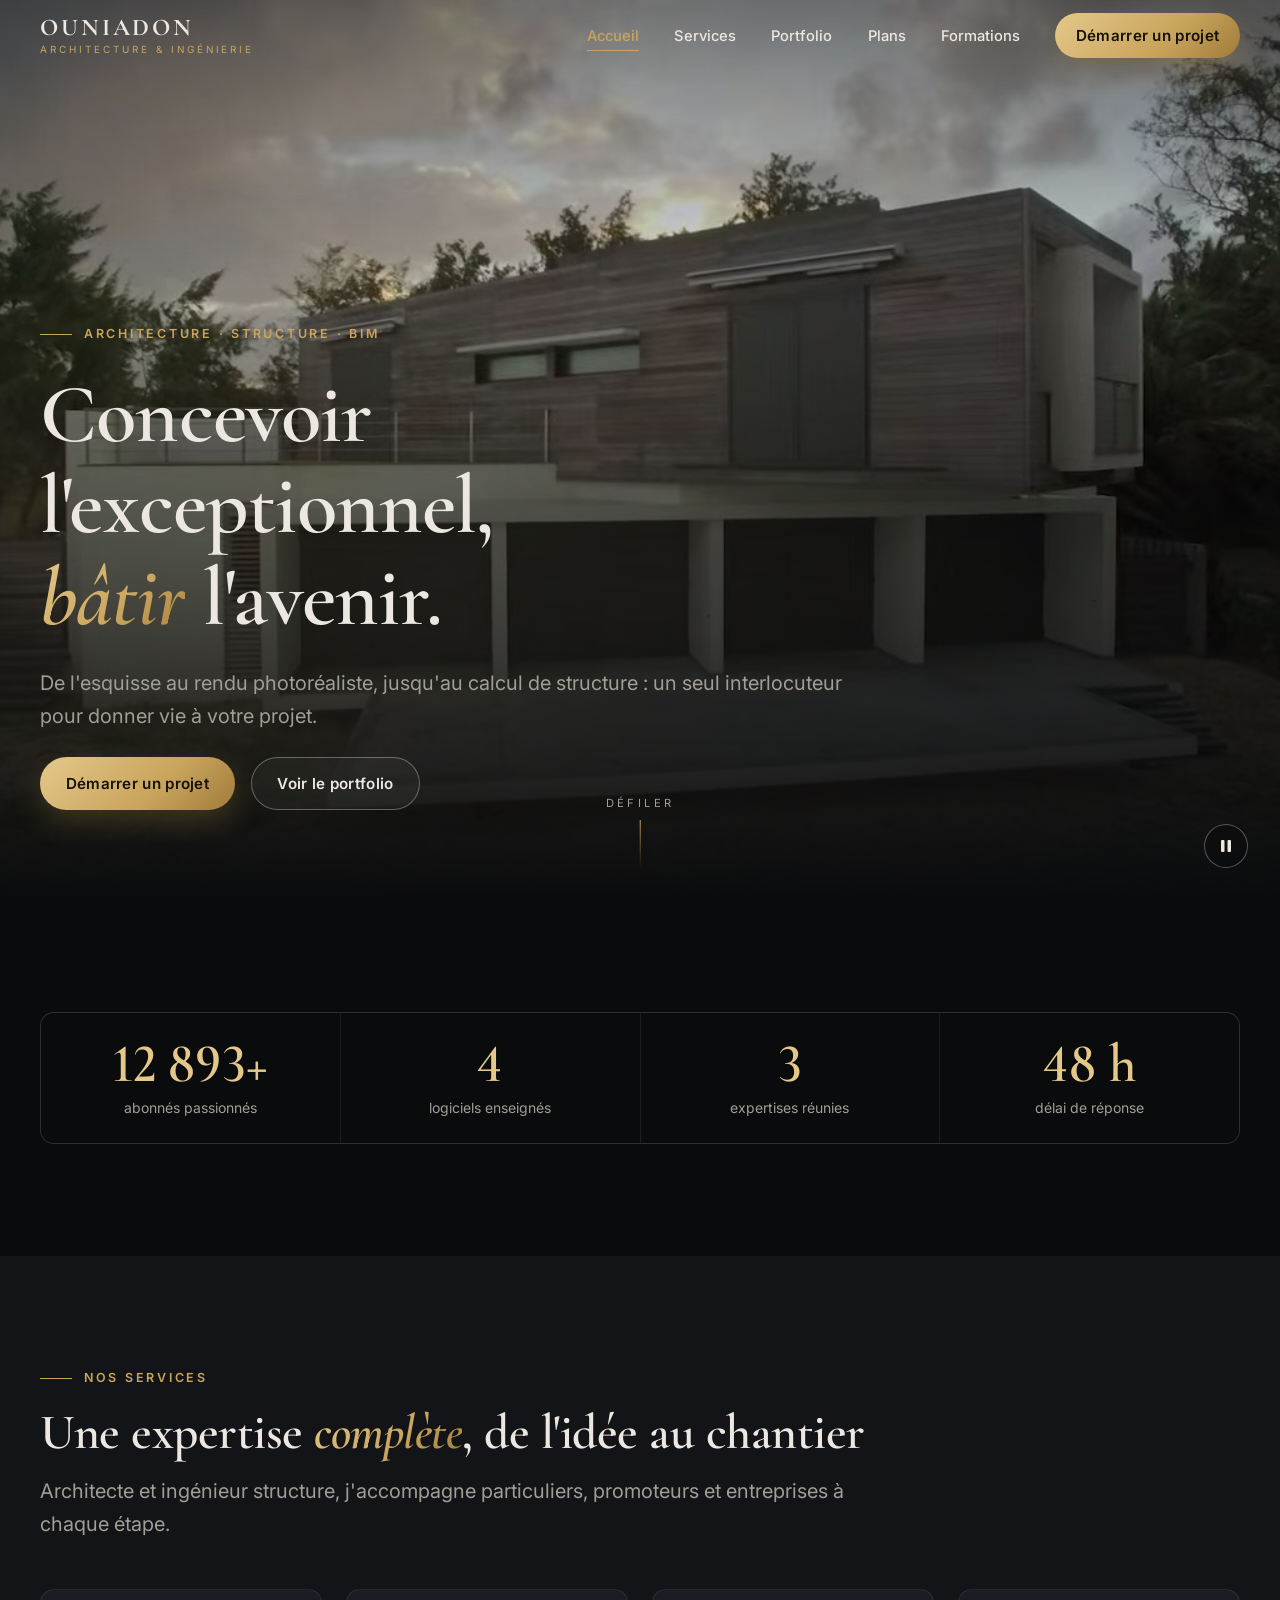
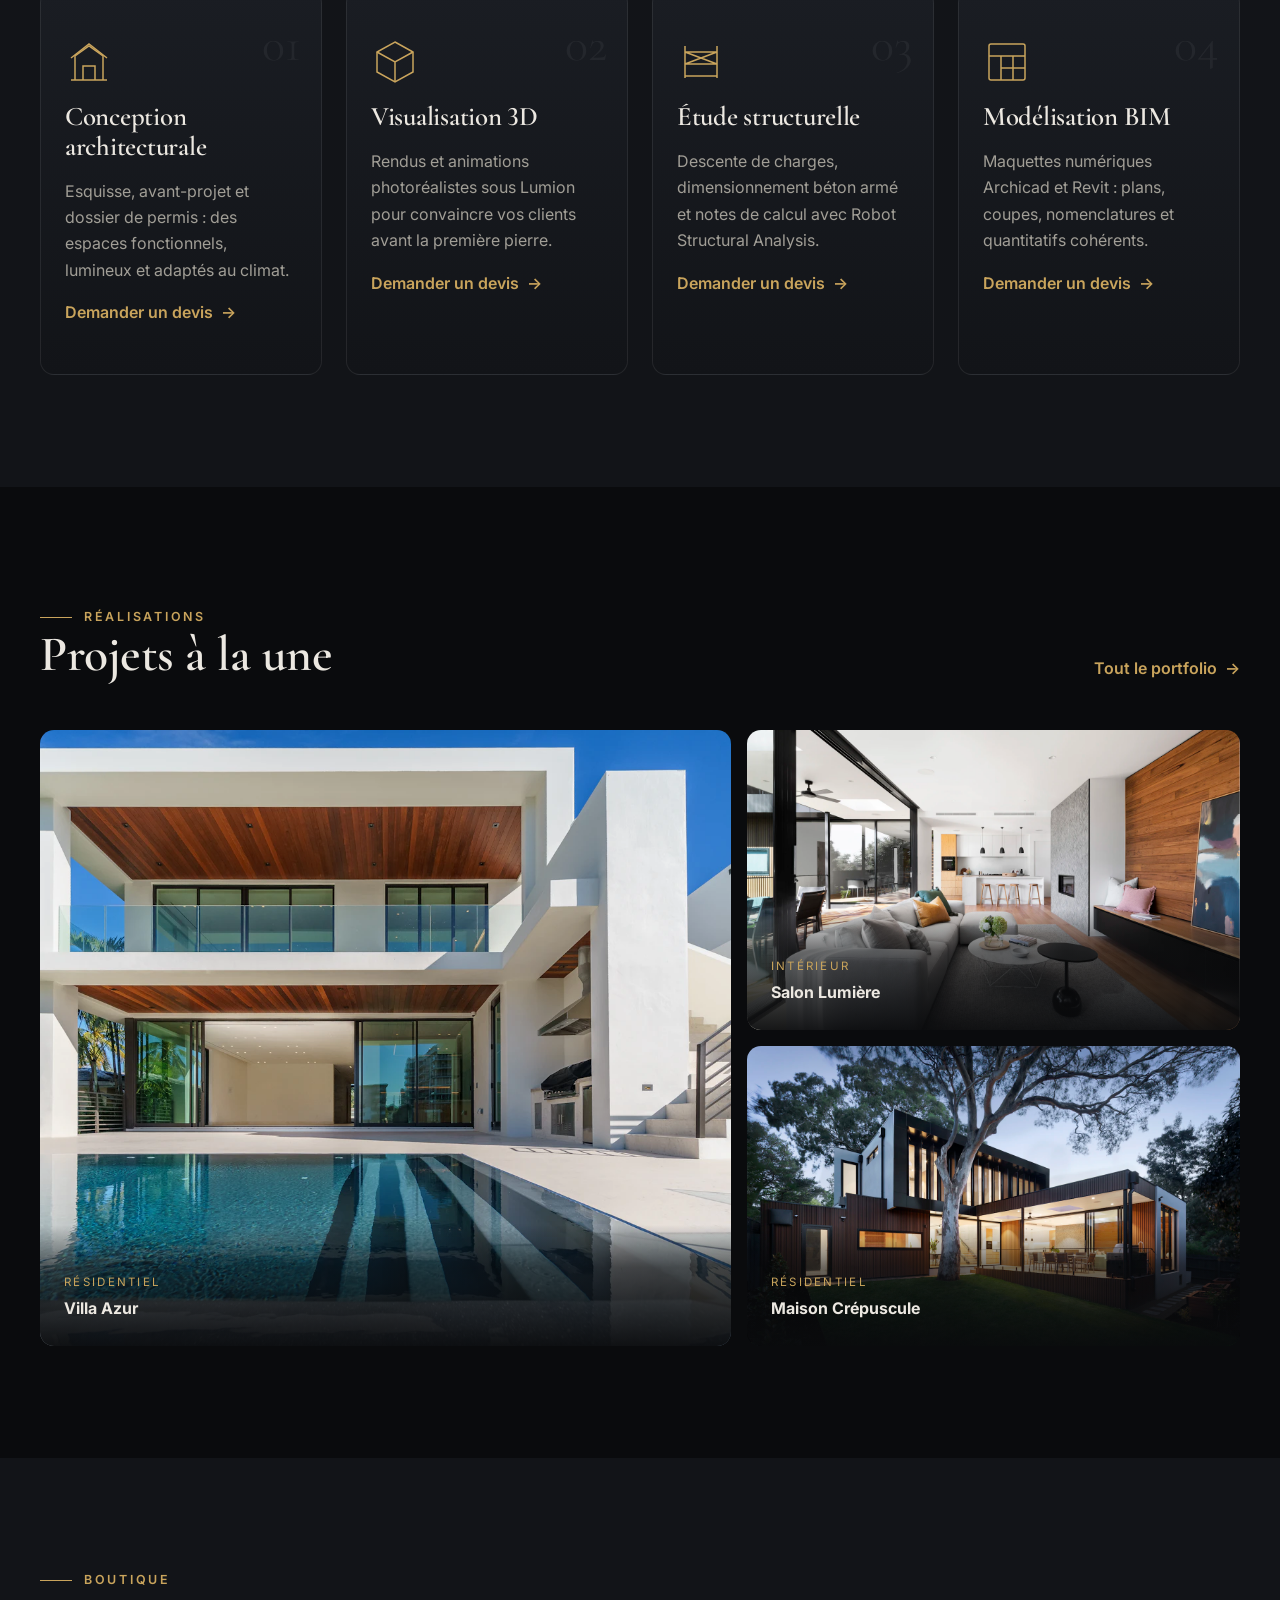
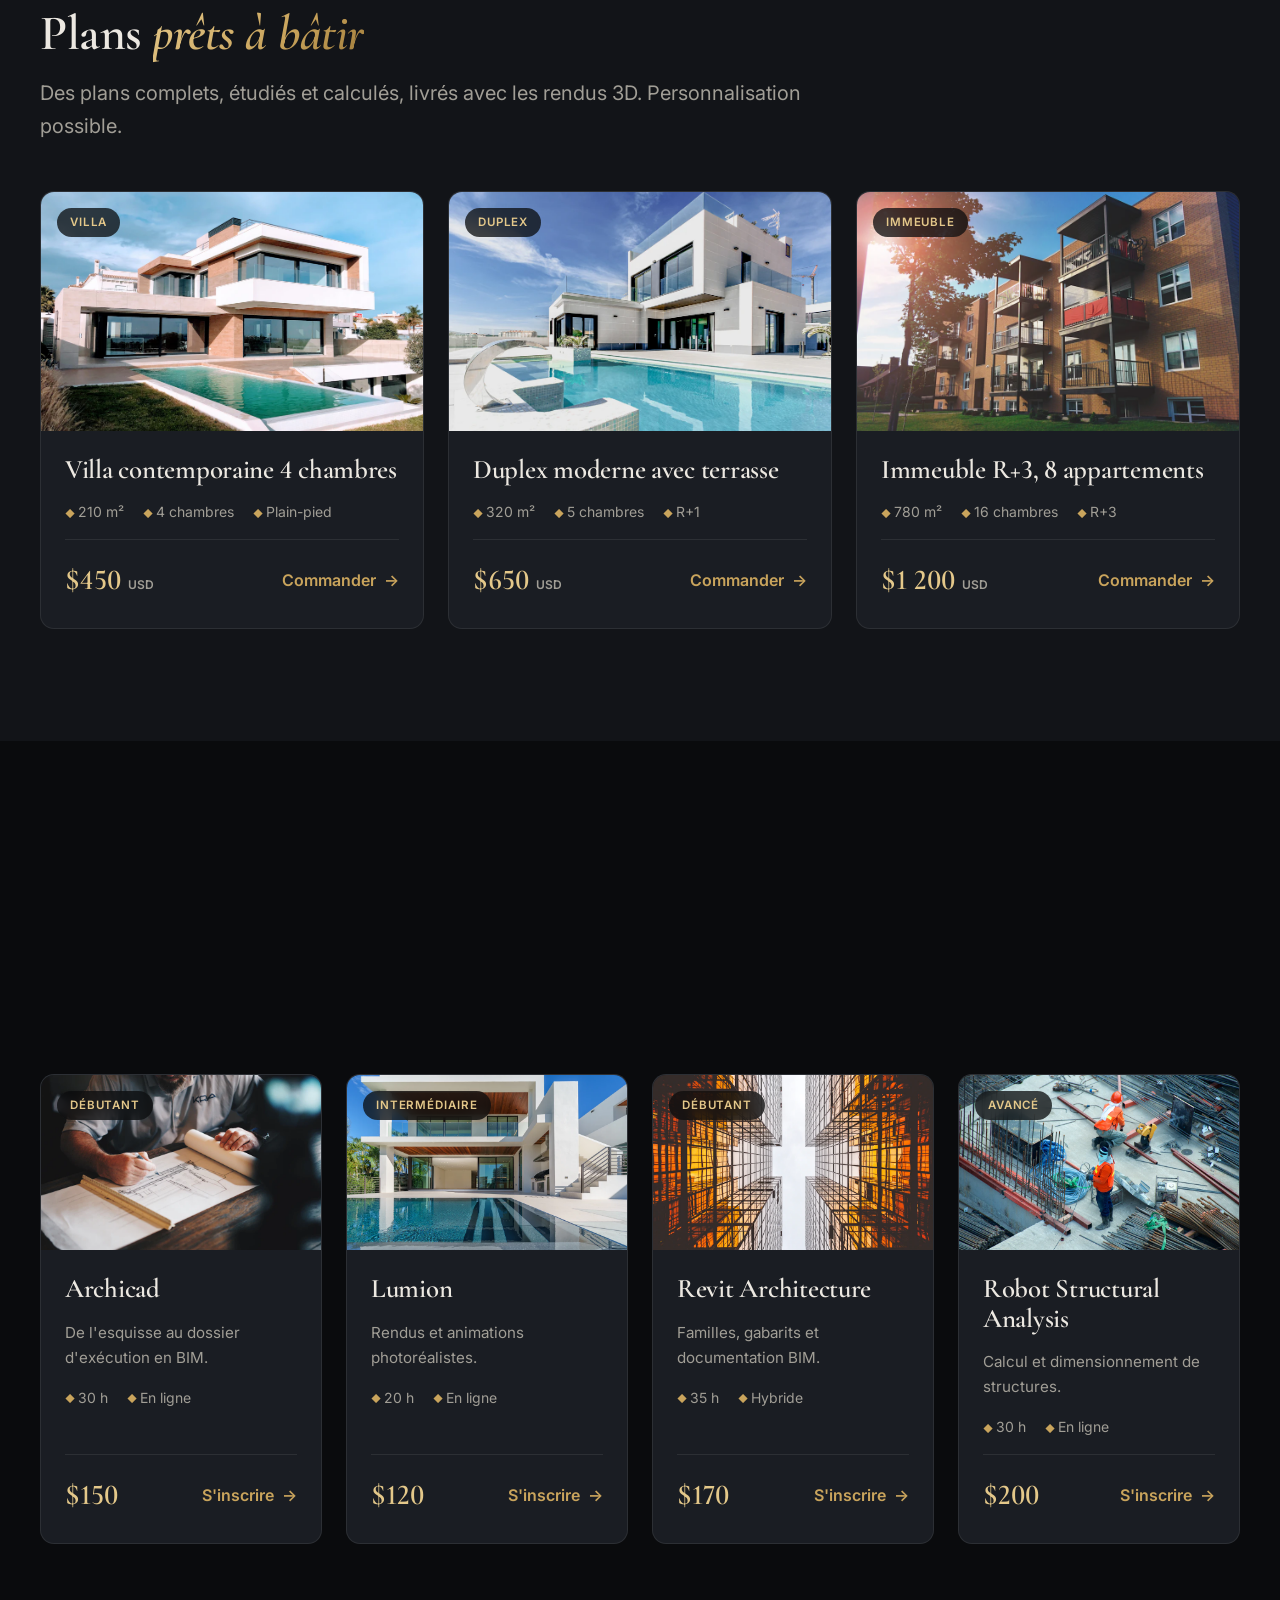
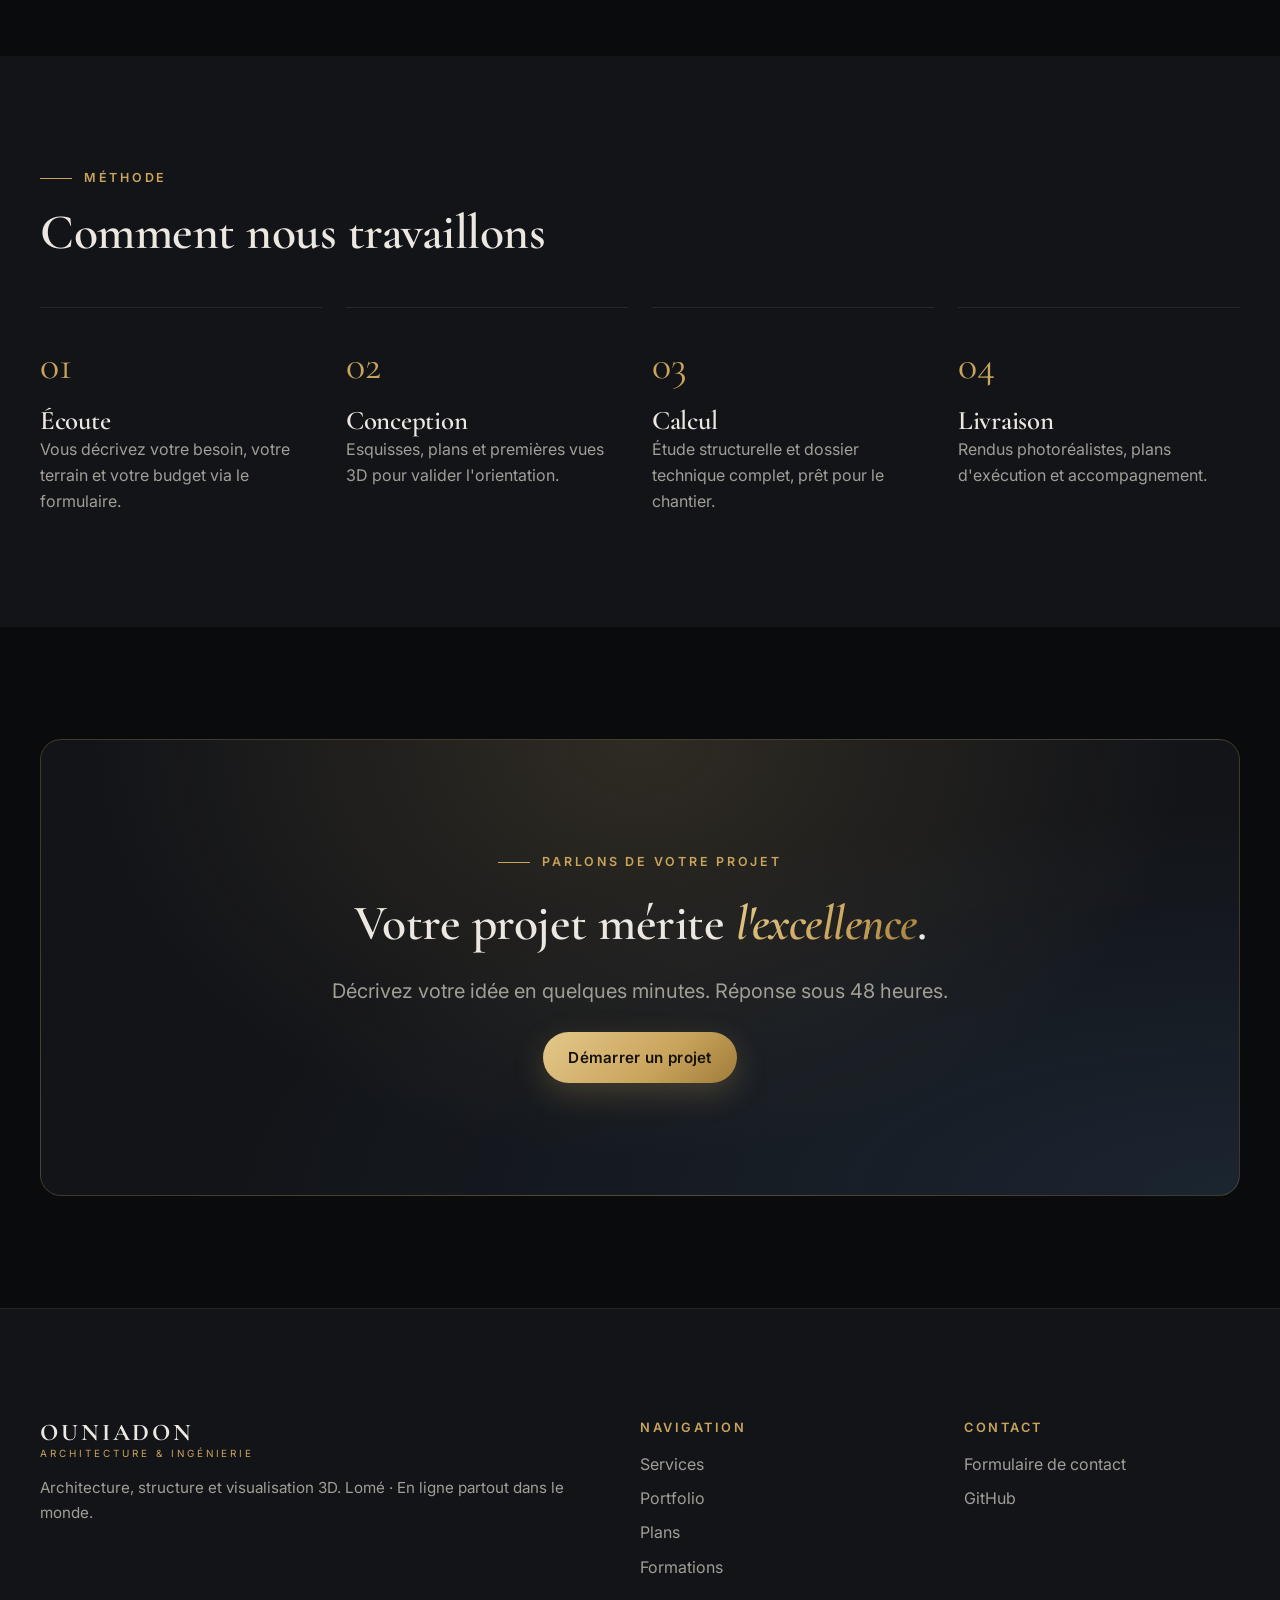
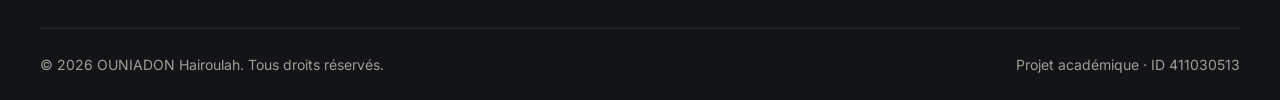
<file: index.html>
<!DOCTYPE html>
<!--
    Projet  : Architecture & Engineering Services
    Auteur  : OUNIADON HAIROULAH (ID: 411030513)
    Fichier : index.html
    Rôle    : Page d'accueil — hero vidéo, services, projets, plans,
              formations, méthode et appel à l'action.
-->
<html lang="fr" class="no-js">
<head>
    <meta charset="UTF-8">
    <meta name="viewport" content="width=device-width, initial-scale=1.0">
    <meta name="description" content="Conception architecturale, rendus 3D photoréalistes, études structurelles, plans prêts à bâtir et formations Archicad, Lumion, Revit et Robot.">
    <meta name="author" content="OUNIADON Hairoulah">
    <meta name="theme-color" content="#0a0b0d">
    <title>OUNIADON · Architecture &amp; Ingénierie</title>

    <!-- Polices Google : Cormorant Garamond (titres) + Inter (texte) -->
    <link rel="preconnect" href="https://fonts.googleapis.com">
    <link rel="preconnect" href="https://fonts.gstatic.com" crossorigin>
    <link rel="stylesheet" href="https://fonts.googleapis.com/css2?family=Cormorant+Garamond:ital,wght@0,500;0,600;0,700;1,500;1,600&family=Inter:wght@400;500;600&display=swap">

    <!-- Préchargement de l'image affichée avant la vidéo -->
    <link rel="preload" as="image" href="assets/videos/hero-poster.webp">

    <link rel="stylesheet" href="assets/css/base.css">
    <link rel="stylesheet" href="assets/css/layout.css">
    <link rel="stylesheet" href="assets/css/components.css">

    <script src="assets/js/main.js" defer></script>
</head>
<body>
    <a class="skip-link" href="#main">Aller au contenu</a>

    <!-- ================= EN-TÊTE ================= -->
    <header class="site-header" id="site-header">
        <div class="container site-header__inner">
            <a href="index.html" class="logo" aria-label="OUNIADON, retour à l'accueil">
                <span class="logo__name">OUNIADON</span>
                <span class="logo__tag">Architecture &amp; Ingénierie</span>
            </a>

            <button class="nav-toggle" type="button" aria-expanded="false" aria-controls="site-nav" aria-label="Ouvrir le menu">
                <span class="nav-toggle__bar"></span>
                <span class="nav-toggle__bar"></span>
                <span class="nav-toggle__bar"></span>
            </button>

            <nav class="site-nav" id="site-nav" aria-label="Navigation principale">
                <ul class="site-nav__list" role="list">
                    <li><a class="site-nav__link" href="index.html" aria-current="page">Accueil</a></li>
                    <li><a class="site-nav__link" href="index.html#services">Services</a></li>
                    <li><a class="site-nav__link" href="portfolio.html">Portfolio</a></li>
                    <li><a class="site-nav__link" href="index.html#plans">Plans</a></li>
                    <li><a class="site-nav__link" href="index.html#formations">Formations</a></li>
                    <li><a class="btn btn--primary site-nav__cta" href="contact.php">Démarrer un projet</a></li>
                </ul>
            </nav>
        </div>
    </header>

    <main id="main">
        <!-- ================= HERO VIDÉO ================= -->
        <section class="hero" aria-labelledby="hero-title">
            <video class="hero__video" id="hero-video" autoplay loop muted playsinline preload="auto"
                   poster="assets/videos/hero-poster.webp" aria-hidden="true">
                <!-- Mobile : version légère 480p ; écrans larges : WebM puis MP4 -->
                <source src="assets/videos/hero-sd.mp4" type="video/mp4" media="(max-width: 767px)">
                <source src="assets/videos/hero-hd.webm" type="video/webm">
                <source src="assets/videos/hero-hd.mp4" type="video/mp4">
            </video>
            <div class="hero__overlay"></div>

            <div class="container hero__content">
                <span class="eyebrow">Architecture · Structure · BIM</span>
                <h1 class="hero__title" id="hero-title">Concevoir l'exceptionnel, <em class="accent">bâtir</em> l'avenir.</h1>
                <p class="lead hero__lead">De l'esquisse au rendu photoréaliste, jusqu'au calcul de structure : un seul interlocuteur pour donner vie à votre projet.</p>
                <div class="hero__actions">
                    <a class="btn btn--primary" href="contact.php">Démarrer un projet</a>
                    <a class="btn btn--ghost" href="portfolio.html">Voir le portfolio</a>
                </div>
            </div>

            <button class="hero__video-toggle" id="video-toggle" type="button" aria-label="Mettre la vidéo en pause" aria-pressed="false">
                <svg width="16" height="16" viewBox="0 0 16 16" fill="currentColor" aria-hidden="true" class="icon-pause"><rect x="3" y="2" width="3.5" height="12" rx="1"/><rect x="9.5" y="2" width="3.5" height="12" rx="1"/></svg>
                <svg width="16" height="16" viewBox="0 0 16 16" fill="currentColor" aria-hidden="true" class="icon-play" hidden><path d="M4 2.5v11a.5.5 0 0 0 .77.42l8.5-5.5a.5.5 0 0 0 0-.84l-8.5-5.5A.5.5 0 0 0 4 2.5z"/></svg>
            </button>
            <span class="hero__scroll" aria-hidden="true">Défiler</span>
        </section>

        <!-- ================= STATISTIQUES ================= -->
        <section class="section" aria-label="Chiffres clés">
            <div class="container">
                <ul class="stats reveal" role="list">
                    <li class="stat"><span class="stat__value" data-count="13000" data-suffix="+">13 000+</span><span class="stat__label">abonnés passionnés</span></li>
                    <li class="stat"><span class="stat__value" data-count="4">4</span><span class="stat__label">logiciels enseignés</span></li>
                    <li class="stat"><span class="stat__value" data-count="3">3</span><span class="stat__label">expertises réunies</span></li>
                    <li class="stat"><span class="stat__value" data-count="48" data-suffix=" h">48 h</span><span class="stat__label">délai de réponse</span></li>
                </ul>
            </div>
        </section>

        <!-- ================= SERVICES ================= -->
        <section class="section section--alt" id="services" aria-labelledby="services-title">
            <div class="container">
                <header class="section-head reveal">
                    <span class="eyebrow">Nos services</span>
                    <h2 id="services-title">Une expertise <em class="accent">complète</em>, de l'idée au chantier</h2>
                    <p class="lead">Architecte et ingénieur structure, j'accompagne particuliers, promoteurs et entreprises à chaque étape.</p>
                </header>

                <div class="services-grid">
                    <article class="service-card reveal">
                        <span class="service-card__num" aria-hidden="true">01</span>
                        <svg class="service-card__icon" viewBox="0 0 48 48" fill="none" stroke="currentColor" stroke-width="1.5" aria-hidden="true"><path d="M6 42h36M10 42V18l14-10 14 10v24M18 42V28h12v14"/><path d="M6 20 24 6l18 14"/></svg>
                        <h3>Conception architecturale</h3>
                        <p>Esquisse, avant-projet et dossier de permis : des espaces fonctionnels, lumineux et adaptés au climat.</p>
                        <a class="link-arrow" href="contact.php?type=custom_project">Demander un devis</a>
                    </article>
                    <article class="service-card reveal" style="--delay: .1s">
                        <span class="service-card__num" aria-hidden="true">02</span>
                        <svg class="service-card__icon" viewBox="0 0 48 48" fill="none" stroke="currentColor" stroke-width="1.5" aria-hidden="true"><path d="M24 4 42 14v20L24 44 6 34V14z"/><path d="M6 14l18 10 18-10M24 24v20"/></svg>
                        <h3>Visualisation 3D</h3>
                        <p>Rendus et animations photoréalistes sous Lumion pour convaincre vos clients avant la première pierre.</p>
                        <a class="link-arrow" href="contact.php?type=custom_project">Demander un devis</a>
                    </article>
                    <article class="service-card reveal" style="--delay: .2s">
                        <span class="service-card__num" aria-hidden="true">03</span>
                        <svg class="service-card__icon" viewBox="0 0 48 48" fill="none" stroke="currentColor" stroke-width="1.5" aria-hidden="true"><path d="M8 40V8M40 40V8M8 14h32M8 26h32M8 38h32M8 14l32 12M40 14 8 26"/></svg>
                        <h3>Étude structurelle</h3>
                        <p>Descente de charges, dimensionnement béton armé et notes de calcul avec Robot Structural Analysis.</p>
                        <a class="link-arrow" href="contact.php?type=custom_project">Demander un devis</a>
                    </article>
                    <article class="service-card reveal" style="--delay: .3s">
                        <span class="service-card__num" aria-hidden="true">04</span>
                        <svg class="service-card__icon" viewBox="0 0 48 48" fill="none" stroke="currentColor" stroke-width="1.5" aria-hidden="true"><rect x="6" y="6" width="36" height="36" rx="2"/><path d="M6 18h36M18 18v24M30 18v24M18 30h24"/></svg>
                        <h3>Modélisation BIM</h3>
                        <p>Maquettes numériques Archicad et Revit : plans, coupes, nomenclatures et quantitatifs cohérents.</p>
                        <a class="link-arrow" href="contact.php?type=custom_project">Demander un devis</a>
                    </article>
                </div>
            </div>
        </section>

        <!-- ================= PROJETS À LA UNE ================= -->
        <section class="section" aria-labelledby="projects-title">
            <div class="container">
                <header class="section-head section-head--split reveal">
                    <div>
                        <span class="eyebrow">Réalisations</span>
                        <h2 id="projects-title">Projets à la une</h2>
                    </div>
                    <a class="link-arrow" href="portfolio.html">Tout le portfolio</a>
                </header>

                <div class="featured-grid">
                    <a class="project-tile reveal" href="portfolio.html">
                        <img src="assets/images/portfolio/villa-azur.webp" alt="Villa contemporaine blanche avec piscine à débordement" loading="lazy" width="1400" height="933">
                        <span class="project-tile__info">
                            <span class="project-tile__cat">Résidentiel</span>
                            <strong>Villa Azur</strong>
                        </span>
                    </a>
                    <a class="project-tile reveal" href="portfolio.html" style="--delay: .1s">
                        <img src="assets/images/portfolio/salon-lumiere.webp" alt="Salon contemporain baigné de lumière naturelle" loading="lazy" width="1400" height="933">
                        <span class="project-tile__info">
                            <span class="project-tile__cat">Intérieur</span>
                            <strong>Salon Lumière</strong>
                        </span>
                    </a>
                    <a class="project-tile reveal" href="portfolio.html" style="--delay: .2s">
                        <img src="assets/images/portfolio/maison-crepuscule.webp" alt="Maison moderne éclairée au crépuscule" loading="lazy" width="1400" height="933">
                        <span class="project-tile__info">
                            <span class="project-tile__cat">Résidentiel</span>
                            <strong>Maison Crépuscule</strong>
                        </span>
                    </a>
                </div>
            </div>
        </section>

        <!-- ================= PLANS PRÊTS À BÂTIR ================= -->
        <section class="section section--alt" id="plans" aria-labelledby="plans-title">
            <div class="container">
                <header class="section-head reveal">
                    <span class="eyebrow">Boutique</span>
                    <h2 id="plans-title">Plans <em class="accent">prêts à bâtir</em></h2>
                    <p class="lead">Des plans complets, étudiés et calculés, livrés avec les rendus 3D. Personnalisation possible.</p>
                </header>

                <div class="cards-grid cards-grid--3">
                    <article class="card reveal">
                        <div class="card__media">
                            <img src="assets/images/plans/pln-vil-001.webp" alt="Villa contemporaine de plain-pied avec piscine" loading="lazy" width="900" height="600">
                            <span class="card__badge">Villa</span>
                        </div>
                        <div class="card__body">
                            <h3>Villa contemporaine 4 chambres</h3>
                            <ul class="card__specs" role="list">
                                <li>210 m²</li><li>4 chambres</li><li>Plain-pied</li>
                            </ul>
                            <div class="card__footer">
                                <span class="price">$450 <small>USD</small></span>
                                <a class="link-arrow" href="contact.php?type=plan_purchase&amp;plan=1">Commander</a>
                            </div>
                        </div>
                    </article>
                    <article class="card reveal" style="--delay: .1s">
                        <div class="card__media">
                            <img src="assets/images/plans/pln-dup-001.webp" alt="Duplex moderne avec terrasse et piscine" loading="lazy" width="900" height="600">
                            <span class="card__badge">Duplex</span>
                        </div>
                        <div class="card__body">
                            <h3>Duplex moderne avec terrasse</h3>
                            <ul class="card__specs" role="list">
                                <li>320 m²</li><li>5 chambres</li><li>R+1</li>
                            </ul>
                            <div class="card__footer">
                                <span class="price">$650 <small>USD</small></span>
                                <a class="link-arrow" href="contact.php?type=plan_purchase&amp;plan=2">Commander</a>
                            </div>
                        </div>
                    </article>
                    <article class="card reveal" style="--delay: .2s">
                        <div class="card__media">
                            <img src="assets/images/plans/pln-imm-001.webp" alt="Immeuble résidentiel de quatre niveaux avec balcons" loading="lazy" width="900" height="600">
                            <span class="card__badge">Immeuble</span>
                        </div>
                        <div class="card__body">
                            <h3>Immeuble R+3, 8 appartements</h3>
                            <ul class="card__specs" role="list">
                                <li>780 m²</li><li>16 chambres</li><li>R+3</li>
                            </ul>
                            <div class="card__footer">
                                <span class="price">$1 200 <small>USD</small></span>
                                <a class="link-arrow" href="contact.php?type=plan_purchase&amp;plan=3">Commander</a>
                            </div>
                        </div>
                    </article>
                </div>
            </div>
        </section>

        <!-- ================= FORMATIONS ================= -->
        <section class="section" id="formations" aria-labelledby="training-title">
            <div class="container">
                <header class="section-head reveal">
                    <span class="eyebrow">Académie</span>
                    <h2 id="training-title">Formations <em class="accent">professionnelles</em></h2>
                    <p class="lead">Apprenez les logiciels que j'utilise au quotidien, avec des cas pratiques tirés de vrais projets.</p>
                </header>

                <div class="cards-grid cards-grid--4">
                    <article class="card reveal">
                        <div class="card__media">
                            <img src="assets/images/trainings/archicad.webp" alt="Architecte dessinant des plans" loading="lazy" width="900" height="600">
                            <span class="card__badge">Débutant</span>
                        </div>
                        <div class="card__body">
                            <h3>Archicad</h3>
                            <p>De l'esquisse au dossier d'exécution en BIM.</p>
                            <ul class="card__specs" role="list"><li>30 h</li><li>En ligne</li></ul>
                            <div class="card__footer">
                                <span class="price">$150</span>
                                <a class="link-arrow" href="contact.php?type=training_enrollment&amp;training=1">S'inscrire</a>
                            </div>
                        </div>
                    </article>
                    <article class="card reveal" style="--delay: .1s">
                        <div class="card__media">
                            <img src="assets/images/trainings/lumion.webp" alt="Rendu photoréaliste d'une villa avec piscine" loading="lazy" width="900" height="600">
                            <span class="card__badge">Intermédiaire</span>
                        </div>
                        <div class="card__body">
                            <h3>Lumion</h3>
                            <p>Rendus et animations photoréalistes.</p>
                            <ul class="card__specs" role="list"><li>20 h</li><li>En ligne</li></ul>
                            <div class="card__footer">
                                <span class="price">$120</span>
                                <a class="link-arrow" href="contact.php?type=training_enrollment&amp;training=2">S'inscrire</a>
                            </div>
                        </div>
                    </article>
                    <article class="card reveal" style="--delay: .2s">
                        <div class="card__media">
                            <img src="assets/images/trainings/revit.webp" alt="Façades vitrées de bâtiments modernes" loading="lazy" width="900" height="600">
                            <span class="card__badge">Débutant</span>
                        </div>
                        <div class="card__body">
                            <h3>Revit Architecture</h3>
                            <p>Familles, gabarits et documentation BIM.</p>
                            <ul class="card__specs" role="list"><li>35 h</li><li>Hybride</li></ul>
                            <div class="card__footer">
                                <span class="price">$170</span>
                                <a class="link-arrow" href="contact.php?type=training_enrollment&amp;training=3">S'inscrire</a>
                            </div>
                        </div>
                    </article>
                    <article class="card reveal" style="--delay: .3s">
                        <div class="card__media">
                            <img src="assets/images/trainings/robot.webp" alt="Ouvriers sur un chantier de ferraillage" loading="lazy" width="900" height="600">
                            <span class="card__badge">Avancé</span>
                        </div>
                        <div class="card__body">
                            <h3>Robot Structural Analysis</h3>
                            <p>Calcul et dimensionnement de structures.</p>
                            <ul class="card__specs" role="list"><li>30 h</li><li>En ligne</li></ul>
                            <div class="card__footer">
                                <span class="price">$200</span>
                                <a class="link-arrow" href="contact.php?type=training_enrollment&amp;training=4">S'inscrire</a>
                            </div>
                        </div>
                    </article>
                </div>
            </div>
        </section>

        <!-- ================= MÉTHODE ================= -->
        <section class="section section--alt" aria-labelledby="process-title">
            <div class="container">
                <header class="section-head reveal">
                    <span class="eyebrow">Méthode</span>
                    <h2 id="process-title">Comment nous travaillons</h2>
                </header>
                <ol class="process" role="list">
                    <li class="process__step reveal"><h3>Écoute</h3><p>Vous décrivez votre besoin, votre terrain et votre budget via le formulaire.</p></li>
                    <li class="process__step reveal" style="--delay: .1s"><h3>Conception</h3><p>Esquisses, plans et premières vues 3D pour valider l'orientation.</p></li>
                    <li class="process__step reveal" style="--delay: .2s"><h3>Calcul</h3><p>Étude structurelle et dossier technique complet, prêt pour le chantier.</p></li>
                    <li class="process__step reveal" style="--delay: .3s"><h3>Livraison</h3><p>Rendus photoréalistes, plans d'exécution et accompagnement.</p></li>
                </ol>
            </div>
        </section>

        <!-- ================= APPEL À L'ACTION ================= -->
        <section class="section" aria-labelledby="cta-title">
            <div class="container">
                <div class="cta-band reveal">
                    <span class="eyebrow">Parlons de votre projet</span>
                    <h2 id="cta-title">Votre projet mérite <em class="accent">l'excellence</em>.</h2>
                    <p class="lead">Décrivez votre idée en quelques minutes. Réponse sous 48 heures.</p>
                    <a class="btn btn--primary" href="contact.php">Démarrer un projet</a>
                </div>
            </div>
        </section>
    </main>

    <!-- ================= PIED DE PAGE ================= -->
    <footer class="site-footer">
        <div class="container">
            <div class="site-footer__grid">
                <div>
                    <a href="index.html" class="logo">
                        <span class="logo__name">OUNIADON</span>
                        <span class="logo__tag">Architecture &amp; Ingénierie</span>
                    </a>
                    <p class="lead" style="margin-top:1rem;font-size:.95rem">Architecture, structure et visualisation 3D. Lomé · En ligne partout dans le monde.</p>
                </div>
                <nav aria-label="Liens du pied de page">
                    <h3>Navigation</h3>
                    <ul role="list">
                        <li><a href="index.html#services">Services</a></li>
                        <li><a href="portfolio.html">Portfolio</a></li>
                        <li><a href="index.html#plans">Plans</a></li>
                        <li><a href="index.html#formations">Formations</a></li>
                    </ul>
                </nav>
                <div>
                    <h3>Contact</h3>
                    <ul role="list">
                        <li><a href="contact.php">Formulaire de contact</a></li>
                        <li><a href="https://github.com/ouniadonds-byte" target="_blank" rel="noopener">GitHub</a></li>
                    </ul>
                </div>
            </div>
            <div class="site-footer__bottom">
                <p>© <span data-year>2026</span> OUNIADON Hairoulah. Tous droits réservés.</p>
                <p>Projet académique · ID 411030513</p>
            </div>
        </div>
    </footer>
</body>
</html>
</file>
<file: assets/css/base.css>
/* =====================================================================
   Projet  : Architecture & Engineering Services
   Auteur  : OUNIADON HAIROULAH (ID: 411030513)
   Fichier : assets/css/base.css
   Rôle    : Fondations — variables (design tokens), reset, typographie,
             boutons, accessibilité. Approche Mobile-First : les styles
             de base visent le mobile, les @media (min-width) enrichissent.
   ===================================================================== */

/* ---------- 1. Design tokens (variables CSS) ---------- */
:root {
    /* Couleurs : fond sombre, accents dorés et bleus */
    --clr-bg:        #0a0b0d;
    --clr-surface:   #121418;
    --clr-surface-2: #1a1d23;
    --clr-line:      rgba(255, 255, 255, 0.08);
    --clr-text:      #ece8e1;
    --clr-muted:     #a19e96;
    --clr-gold:      #c9a45c;
    --clr-gold-lt:   #e4c88a;
    --clr-blue:      #5b9be0;
    --clr-success:   #5fbf8f;
    --clr-error:     #e26d5a;

    /* Typographie */
    --ff-display: "Cormorant Garamond", Georgia, "Times New Roman", serif;
    --ff-body:    "Inter", system-ui, -apple-system, "Segoe UI", Roboto, sans-serif;

    /* Tailles fluides : clamp(min, idéal, max) */
    --fs-sm:   0.875rem;
    --fs-base: 1rem;
    --fs-lg:   clamp(1.1rem, 1rem + 0.4vw, 1.25rem);
    --fs-h3:   clamp(1.35rem, 1.2rem + 0.6vw, 1.75rem);
    --fs-h2:   clamp(2rem, 1.5rem + 2vw, 3.25rem);
    --fs-h1:   clamp(2.6rem, 1.6rem + 4.5vw, 5.5rem);

    /* Espacements */
    --space-xs: 0.5rem;
    --space-sm: 1rem;
    --space-md: 1.5rem;
    --space-lg: 3rem;
    --space-xl: clamp(4rem, 3rem + 5vw, 8rem);

    /* Divers */
    --radius:     14px;
    --radius-sm:  8px;
    --container:  1200px;
    --header-h:   72px;
    --shadow:     0 20px 50px rgba(0, 0, 0, 0.45);
    --ease:       cubic-bezier(0.22, 1, 0.36, 1);
    --gradient-gold: linear-gradient(135deg, var(--clr-gold-lt), var(--clr-gold) 60%, #a07c3a);
}

/* ---------- 2. Reset moderne ---------- */
*,
*::before,
*::after {
    box-sizing: border-box;
    margin: 0;
    padding: 0;
}

html {
    scroll-behavior: smooth;
    scroll-padding-top: var(--header-h);
    -webkit-text-size-adjust: 100%;
}

body {
    min-height: 100vh;
    background-color: var(--clr-bg);
    color: var(--clr-text);
    font-family: var(--ff-body);
    font-size: var(--fs-base);
    line-height: 1.65;
    -webkit-font-smoothing: antialiased;
    overflow-x: hidden;
}

img,
video,
svg {
    display: block;
    max-width: 100%;
}

img {
    height: auto;
}

a {
    color: inherit;
    text-decoration: none;
}

button,
input,
select,
textarea {
    font: inherit;
    color: inherit;
}

button {
    cursor: pointer;
    background: none;
    border: none;
}

ul[role="list"],
ol[role="list"] {
    list-style: none;
}

/* L'attribut HTML « hidden » doit toujours l'emporter (même sur svg { display:block }) */
[hidden] {
    display: none !important;
}

/* ---------- 3. Typographie ---------- */
h1,
h2,
h3 {
    font-family: var(--ff-display);
    font-weight: 600;
    line-height: 1.1;
    letter-spacing: -0.01em;
}

/* Chiffres alignés (« 1 » et non « I ») pour la police de titrage */
h1, h2, h3,
.stat__value,
.stat-tile__value,
.price {
    font-variant-numeric: lining-nums;
    font-feature-settings: "lnum" 1;
}

h1 { font-size: var(--fs-h1); }
h2 { font-size: var(--fs-h2); }
h3 { font-size: var(--fs-h3); }

p {
    max-width: 65ch;
}

em.accent,
.text-gold {
    font-style: italic;
    background: var(--gradient-gold);
    -webkit-background-clip: text;
    background-clip: text;
    color: transparent;
}

.eyebrow {
    display: inline-flex;
    align-items: center;
    gap: 0.75rem;
    font-size: 0.78rem;
    font-weight: 600;
    letter-spacing: 0.22em;
    text-transform: uppercase;
    color: var(--clr-gold);
}

.eyebrow::before {
    content: "";
    width: 2rem;
    height: 1px;
    background: currentColor;
}

.lead {
    font-size: var(--fs-lg);
    color: var(--clr-muted);
}

/* ---------- 4. Boutons ---------- */
.btn {
    display: inline-flex;
    align-items: center;
    justify-content: center;
    gap: 0.6rem;
    min-height: 48px;               /* cible tactile confortable */
    padding: 0.8rem 1.6rem;
    border-radius: 999px;
    font-size: 0.95rem;
    font-weight: 600;
    letter-spacing: 0.02em;
    transition: transform 0.3s var(--ease), box-shadow 0.3s var(--ease),
                background-color 0.3s, color 0.3s, border-color 0.3s;
}

.btn--primary {
    background: var(--gradient-gold);
    color: #16120a;
    box-shadow: 0 10px 30px rgba(201, 164, 92, 0.25);
}

.btn--primary:hover {
    transform: translateY(-2px);
    box-shadow: 0 16px 40px rgba(201, 164, 92, 0.4);
}

.btn--ghost {
    border: 1px solid rgba(255, 255, 255, 0.3);
    background: rgba(255, 255, 255, 0.04);
    backdrop-filter: blur(6px);
}

.btn--ghost:hover {
    border-color: var(--clr-gold);
    color: var(--clr-gold-lt);
}

.btn[disabled] {
    opacity: 0.6;
    cursor: wait;
    transform: none;
}

.link-arrow {
    display: inline-flex;
    align-items: center;
    gap: 0.5rem;
    font-weight: 600;
    color: var(--clr-gold);
    transition: gap 0.3s var(--ease), color 0.3s;
}

.link-arrow::after {
    content: "→";
}

.link-arrow:hover {
    gap: 0.9rem;
    color: var(--clr-gold-lt);
}

/* ---------- 5. Accessibilité ---------- */
:focus-visible {
    outline: 2px solid var(--clr-gold);
    outline-offset: 3px;
    border-radius: 4px;
}

.visually-hidden {
    position: absolute !important;
    width: 1px;
    height: 1px;
    overflow: hidden;
    clip: rect(0 0 0 0);
    white-space: nowrap;
}

.skip-link {
    position: absolute;
    top: -100px;
    left: 1rem;
    z-index: 1000;
    padding: 0.75rem 1.25rem;
    background: var(--clr-gold);
    color: #16120a;
    font-weight: 600;
    border-radius: var(--radius-sm);
}

.skip-link:focus {
    top: 1rem;
}

::selection {
    background: var(--clr-gold);
    color: #16120a;
}

/* Respect de la préférence « réduire les animations » */
@media (prefers-reduced-motion: reduce) {
    *,
    *::before,
    *::after {
        animation-duration: 0.01ms !important;
        animation-iteration-count: 1 !important;
        transition-duration: 0.01ms !important;
        scroll-behavior: auto !important;
    }
}
</file>
<file: assets/css/layout.css>
/* =====================================================================
   Projet  : Architecture & Engineering Services
   Auteur  : OUNIADON HAIROULAH (ID: 411030513)
   Fichier : assets/css/layout.css
   Rôle    : Mise en page globale — conteneur, sections, en-tête et
             navigation, pied de page. Flexbox pour les alignements sur
             un axe, Grid pour les grilles en 2 dimensions.
   ===================================================================== */

/* ---------- 1. Conteneur et sections ---------- */
.container {
    width: min(100% - 2rem, var(--container));   /* 1rem de marge de chaque côté sur mobile */
    margin-inline: auto;
}

.section {
    padding-block: var(--space-xl);
}

.section--alt {
    background-color: var(--clr-surface);
}

.section-head {
    display: flex;
    flex-direction: column;
    gap: var(--space-sm);
    margin-bottom: var(--space-lg);
}

.section-head--center {
    align-items: center;
    text-align: center;
}

.section-head--center p {
    margin-inline: auto;
}

/* En-tête de section avec lien à droite (desktop) */
.section-head--split {
    gap: var(--space-md);
}

/* ---------- 2. En-tête du site ---------- */
.site-header {
    position: fixed;
    inset: 0 0 auto 0;
    z-index: 100;
    height: var(--header-h);
    transition: background-color 0.4s, backdrop-filter 0.4s, border-color 0.4s;
    border-bottom: 1px solid transparent;
}

/* Classe ajoutée par JavaScript au défilement */
.site-header.is-scrolled,
.site-header.is-solid {
    background-color: rgba(10, 11, 13, 0.82);
    backdrop-filter: blur(14px);
    border-color: var(--clr-line);
}

.site-header__inner {
    display: flex;
    align-items: center;
    justify-content: space-between;
    height: 100%;
}

.logo {
    display: flex;
    flex-direction: column;
    line-height: 1;
}

.logo__name {
    font-family: var(--ff-display);
    font-size: 1.5rem;
    font-weight: 700;
    letter-spacing: 0.12em;
}

.logo__tag {
    margin-top: 0.3rem;
    font-size: 0.62rem;
    letter-spacing: 0.3em;
    text-transform: uppercase;
    color: var(--clr-gold);
}

/* ---------- 3. Navigation (mobile d'abord : menu plein écran) ---------- */
.nav-toggle {
    position: relative;
    z-index: 110;
    display: flex;
    flex-direction: column;
    justify-content: center;
    gap: 6px;
    width: 44px;
    height: 44px;
    padding: 10px;
}

.nav-toggle__bar {
    width: 100%;
    height: 2px;
    background: var(--clr-text);
    transition: transform 0.35s var(--ease), opacity 0.35s;
}

.nav-toggle[aria-expanded="true"] .nav-toggle__bar:nth-child(1) {
    transform: translateY(8px) rotate(45deg);
}

.nav-toggle[aria-expanded="true"] .nav-toggle__bar:nth-child(2) {
    opacity: 0;
}

.nav-toggle[aria-expanded="true"] .nav-toggle__bar:nth-child(3) {
    transform: translateY(-8px) rotate(-45deg);
}

.site-nav {
    position: fixed;
    inset: 0;
    z-index: 105;
    display: flex;
    align-items: center;
    justify-content: center;
    background: rgba(10, 11, 13, 0.97);
    backdrop-filter: blur(10px);
    opacity: 0;
    visibility: hidden;
    transition: opacity 0.4s var(--ease), visibility 0.4s;
}

.site-nav.is-open {
    opacity: 1;
    visibility: visible;
}

.site-nav__list {
    display: flex;
    flex-direction: column;
    align-items: center;
    gap: var(--space-md);
}

.site-nav__link {
    font-family: var(--ff-display);
    font-size: 2rem;
    transition: color 0.3s;
}

.site-nav__link:hover,
.site-nav__link[aria-current="page"] {
    color: var(--clr-gold);
}

.site-nav__cta {
    margin-top: var(--space-sm);
}

/* Empêche le défilement de la page quand le menu mobile est ouvert */
body.nav-open {
    overflow: hidden;
}

/* ---------- 4. Pied de page ---------- */
.site-footer {
    padding-top: var(--space-xl);
    padding-bottom: var(--space-md);
    border-top: 1px solid var(--clr-line);
    background: var(--clr-surface);
}

.site-footer__grid {
    display: grid;
    gap: var(--space-lg);
}

.site-footer h3 {
    margin-bottom: var(--space-sm);
    font-family: var(--ff-body);
    font-size: 0.8rem;
    letter-spacing: 0.2em;
    text-transform: uppercase;
    color: var(--clr-gold);
}

.site-footer ul {
    display: flex;
    flex-direction: column;
    gap: 0.5rem;
    color: var(--clr-muted);
}

.site-footer a:hover {
    color: var(--clr-gold-lt);
}

.site-footer__bottom {
    display: flex;
    flex-direction: column;
    gap: 0.5rem;
    margin-top: var(--space-lg);
    padding-top: var(--space-md);
    border-top: 1px solid var(--clr-line);
    font-size: var(--fs-sm);
    color: var(--clr-muted);
}

/* =====================================================================
   Tablette : ≥ 768px
   ===================================================================== */
@media (min-width: 768px) {
    .section-head--split {
        flex-direction: row;
        align-items: flex-end;
        justify-content: space-between;
    }

    .site-footer__grid {
        grid-template-columns: 2fr 1fr 1fr;
    }

    .site-footer__bottom {
        flex-direction: row;
        justify-content: space-between;
    }
}

/* =====================================================================
   Desktop : ≥ 1024px — la navigation devient horizontale
   ===================================================================== */
@media (min-width: 1024px) {
    .nav-toggle {
        display: none;
    }

    .site-nav {
        position: static;
        background: none;
        backdrop-filter: none;
        opacity: 1;
        visibility: visible;
    }

    .site-nav__list {
        flex-direction: row;
        gap: 2.2rem;
    }

    .site-nav__link {
        position: relative;
        font-family: var(--ff-body);
        font-size: 0.92rem;
        font-weight: 500;
    }

    /* Soulignement doré animé */
    .site-nav__link::after {
        content: "";
        position: absolute;
        left: 0;
        bottom: -6px;
        width: 100%;
        height: 1px;
        background: var(--clr-gold);
        transform: scaleX(0);
        transform-origin: right;
        transition: transform 0.4s var(--ease);
    }

    .site-nav__link:hover::after,
    .site-nav__link[aria-current="page"]::after {
        transform: scaleX(1);
        transform-origin: left;
    }

    .site-nav__cta {
        margin-top: 0;
        min-height: 42px;
        padding: 0.6rem 1.3rem;
    }
}
</file>
<file: assets/css/components.css>
/* =====================================================================
   Projet  : Architecture & Engineering Services
   Auteur  : OUNIADON HAIROULAH (ID: 411030513)
   Fichier : assets/css/components.css
   Rôle    : Composants visuels — hero vidéo, statistiques, cartes,
             portfolio + lightbox, formulaire, animations d'apparition.
   ===================================================================== */

/* ---------- 1. Hero vidéo plein écran ---------- */
.hero {
    position: relative;
    display: flex;
    align-items: flex-end;
    min-height: 100vh;
    min-height: 100svh;              /* hauteur réelle sur mobile (barre d'adresse) */
    padding-bottom: clamp(4rem, 10vh, 7rem);
    overflow: hidden;
    isolation: isolate;
}

.hero__video {
    position: absolute;
    inset: 0;
    z-index: -2;
    width: 100%;
    height: 100%;
    object-fit: cover;               /* remplit l'écran sans déformation */
    animation: hero-zoom 18s ease-out both;
}

@keyframes hero-zoom {
    from { transform: scale(1.12); }
    to   { transform: scale(1); }
}

/* Dégradé : garantit la lisibilité du texte sur la vidéo */
.hero__overlay {
    position: absolute;
    inset: 0;
    z-index: -1;
    background:
        linear-gradient(180deg, rgba(10, 11, 13, 0.55) 0%, rgba(10, 11, 13, 0.1) 35%,
                        rgba(10, 11, 13, 0.55) 70%, var(--clr-bg) 100%),
        radial-gradient(ellipse at 20% 80%, rgba(201, 164, 92, 0.18), transparent 60%);
}

.hero__content {
    display: flex;
    flex-direction: column;
    gap: var(--space-md);
}

.hero__title {
    max-width: 14ch;
    animation: fade-up 1.2s 0.2s var(--ease) both;
}

.hero__lead {
    animation: fade-up 1.2s 0.4s var(--ease) both;
}

.hero__actions {
    display: flex;
    flex-wrap: wrap;
    gap: var(--space-sm);
    animation: fade-up 1.2s 0.6s var(--ease) both;
}

.hero .eyebrow {
    animation: fade-up 1.2s var(--ease) both;
}

@keyframes fade-up {
    from { opacity: 0; transform: translateY(30px); }
    to   { opacity: 1; transform: translateY(0); }
}

/* Bouton pause/lecture de la vidéo (accessibilité WCAG 2.2.2) */
.hero__video-toggle {
    position: absolute;
    right: 1rem;
    bottom: 1.5rem;
    display: grid;
    place-items: center;
    width: 44px;
    height: 44px;
    border: 1px solid rgba(255, 255, 255, 0.3);
    border-radius: 50%;
    background: rgba(10, 11, 13, 0.4);
    backdrop-filter: blur(6px);
    transition: border-color 0.3s;
}

.hero__video-toggle:hover {
    border-color: var(--clr-gold);
}

.hero__scroll {
    display: none;
}

/* ---------- 2. Bandeau de statistiques ---------- */
.stats {
    display: grid;
    grid-template-columns: repeat(2, 1fr);
    gap: 1px;
    border: 1px solid var(--clr-line);
    border-radius: var(--radius);
    background: var(--clr-line);     /* les « gap » de 1px dessinent les séparateurs */
    overflow: hidden;
}

.stat {
    display: flex;
    flex-direction: column;
    gap: 0.3rem;
    padding: var(--space-md);
    background: var(--clr-bg);
    text-align: center;
}

.stat__value {
    font-family: var(--ff-display);
    font-size: clamp(2.2rem, 1.8rem + 2vw, 3.4rem);
    font-weight: 600;
    line-height: 1;
    color: var(--clr-gold-lt);
}

.stat__label {
    font-size: var(--fs-sm);
    color: var(--clr-muted);
}

/* ---------- 3. Cartes de services ---------- */
.services-grid {
    display: grid;
    gap: var(--space-md);
}

.service-card {
    position: relative;
    display: flex;
    flex-direction: column;
    gap: var(--space-sm);
    padding: var(--space-lg) var(--space-md);
    border: 1px solid var(--clr-line);
    border-radius: var(--radius);
    background: linear-gradient(180deg, var(--clr-surface-2), var(--clr-surface));
    transition: transform 0.5s var(--ease), border-color 0.5s;
    overflow: hidden;
}

.service-card::before {
    content: "";
    position: absolute;
    inset: 0 0 auto 0;
    height: 2px;
    background: var(--gradient-gold);
    transform: scaleX(0);
    transform-origin: left;
    transition: transform 0.6s var(--ease);
}

.service-card:hover {
    transform: translateY(-6px);
    border-color: rgba(201, 164, 92, 0.35);
}

.service-card:hover::before {
    transform: scaleX(1);
}

.service-card__icon {
    width: 48px;
    height: 48px;
    color: var(--clr-gold);
}

.service-card p {
    color: var(--clr-muted);
}

.service-card__num {
    position: absolute;
    top: 1rem;
    right: 1.25rem;
    font-family: var(--ff-display);
    font-size: 3rem;
    color: rgba(255, 255, 255, 0.05);
}

/* ---------- 4. Projets à la une (mosaïque) ---------- */
.featured-grid {
    display: grid;
    gap: var(--space-sm);
}

.project-tile {
    position: relative;
    display: block;
    border-radius: var(--radius);
    overflow: hidden;
    aspect-ratio: 4 / 3;
}

.project-tile img {
    width: 100%;
    height: 100%;
    object-fit: cover;
    transition: transform 1.2s var(--ease), filter 0.6s;
}

.project-tile__info {
    position: absolute;
    inset: auto 0 0 0;
    display: flex;
    flex-direction: column;
    gap: 0.2rem;
    padding: var(--space-lg) var(--space-md) var(--space-md);
    background: linear-gradient(transparent, rgba(10, 11, 13, 0.6) 35%, rgba(10, 11, 13, 0.95));
}

.project-tile__cat {
    font-size: 0.72rem;
    letter-spacing: 0.2em;
    text-transform: uppercase;
    color: var(--clr-gold);
}

.project-tile:hover img {
    transform: scale(1.07);
    filter: brightness(1.1);
}

/* ---------- 5. Cartes produit (plans et formations) ---------- */
.cards-grid {
    display: grid;
    gap: var(--space-md);
}

.card {
    display: flex;
    flex-direction: column;
    border: 1px solid var(--clr-line);
    border-radius: var(--radius);
    background: var(--clr-surface-2);
    overflow: hidden;
    transition: transform 0.5s var(--ease), box-shadow 0.5s, border-color 0.5s;
}

.card:hover {
    transform: translateY(-6px);
    border-color: rgba(201, 164, 92, 0.35);
    box-shadow: var(--shadow);
}

.card__media {
    position: relative;
    aspect-ratio: 16 / 10;
    overflow: hidden;
}

.card__media img {
    width: 100%;
    height: 100%;
    object-fit: cover;
    transition: transform 1s var(--ease);
}

.card:hover .card__media img {
    transform: scale(1.06);
}

.card__badge {
    position: absolute;
    top: 1rem;
    left: 1rem;
    padding: 0.3rem 0.8rem;
    border-radius: 999px;
    background: rgba(10, 11, 13, 0.75);
    backdrop-filter: blur(6px);
    font-size: 0.72rem;
    font-weight: 600;
    letter-spacing: 0.08em;
    text-transform: uppercase;
    color: var(--clr-gold-lt);
}

.card__body {
    display: flex;
    flex-direction: column;
    flex-grow: 1;                    /* aligne les pieds de cartes */
    gap: var(--space-sm);
    padding: var(--space-md);
}

.card__body p {
    color: var(--clr-muted);
    font-size: 0.95rem;
}

.card__specs {
    display: flex;
    flex-wrap: wrap;
    gap: 0.5rem 1.2rem;
    font-size: var(--fs-sm);
    color: var(--clr-muted);
}

.card__specs li::before {
    content: "◆ ";
    color: var(--clr-gold);
    font-size: 0.6rem;
    vertical-align: middle;
}

.card__footer {
    display: flex;
    align-items: center;
    justify-content: space-between;
    gap: var(--space-sm);
    margin-top: auto;
    padding-top: var(--space-sm);
    border-top: 1px solid var(--clr-line);
}

.price {
    font-family: var(--ff-display);
    font-size: 1.8rem;
    font-weight: 600;
    color: var(--clr-gold-lt);
}

.price small {
    font-family: var(--ff-body);
    font-size: 0.75rem;
    color: var(--clr-muted);
}

/* ---------- 6. Méthode (étapes) ---------- */
.process {
    display: grid;
    gap: var(--space-md);
    counter-reset: step;
}

.process__step {
    position: relative;
    padding: var(--space-md) 0 0 0;
    border-top: 1px solid var(--clr-line);
    counter-increment: step;
}

.process__step::before {
    content: "0" counter(step);
    display: block;
    margin-bottom: 0.5rem;
    font-family: var(--ff-display);
    font-size: 2.5rem;
    color: var(--clr-gold);
}

.process__step p {
    color: var(--clr-muted);
}

/* ---------- 7. Bandeau d'appel à l'action ---------- */
.cta-band {
    position: relative;
    display: flex;
    flex-direction: column;
    align-items: center;
    gap: var(--space-md);
    padding: var(--space-xl) var(--space-md);
    border: 1px solid rgba(201, 164, 92, 0.25);
    border-radius: calc(var(--radius) * 1.5);
    background:
        radial-gradient(ellipse at top, rgba(201, 164, 92, 0.16), transparent 65%),
        radial-gradient(ellipse at bottom right, rgba(91, 155, 224, 0.12), transparent 60%),
        var(--clr-surface);
    text-align: center;
}

/* ---------- 8. En-tête des pages intérieures ---------- */
.page-hero {
    position: relative;
    display: flex;
    align-items: flex-end;
    min-height: min(55vh, 560px);
    padding-top: var(--header-h);
    padding-bottom: var(--space-lg);
    isolation: isolate;
}

.page-hero__bg {
    position: absolute;
    inset: 0;
    z-index: -2;
    width: 100%;
    height: 100%;
    object-fit: cover;
}

.page-hero::after {
    content: "";
    position: absolute;
    inset: 0;
    z-index: -1;
    background: linear-gradient(180deg, rgba(10, 11, 13, 0.6), var(--clr-bg));
}

.page-hero__content {
    display: flex;
    flex-direction: column;
    gap: var(--space-sm);
}

/* ---------- 9. Portfolio : filtres + grille ---------- */
.filters {
    display: flex;
    gap: 0.6rem;
    margin-bottom: var(--space-lg);
    padding-bottom: 0.5rem;
    overflow-x: auto;                /* défilement horizontal sur mobile */
    scrollbar-width: none;
}

.filters::-webkit-scrollbar {
    display: none;
}

.filter-btn {
    flex-shrink: 0;
    min-height: 44px;
    padding: 0.55rem 1.2rem;
    border: 1px solid var(--clr-line);
    border-radius: 999px;
    font-size: 0.9rem;
    color: var(--clr-muted);
    transition: all 0.3s;
}

.filter-btn:hover {
    color: var(--clr-text);
    border-color: rgba(255, 255, 255, 0.3);
}

.filter-btn[aria-pressed="true"] {
    border-color: var(--clr-gold);
    background: rgba(201, 164, 92, 0.12);
    color: var(--clr-gold-lt);
}

.portfolio-grid {
    display: grid;
    gap: var(--space-sm);
}

.portfolio-item {
    border-radius: var(--radius);
    overflow: hidden;
    animation: fade-in 0.6s var(--ease) both;
}

.portfolio-item[hidden] {
    display: none;
}

@keyframes fade-in {
    from { opacity: 0; transform: scale(0.96); }
    to   { opacity: 1; transform: scale(1); }
}

.portfolio-item__btn {
    position: relative;
    display: block;
    width: 100%;
    height: 100%;
    min-height: 260px;
    text-align: left;
}

.portfolio-item__btn img {
    position: absolute;
    inset: 0;
    width: 100%;
    height: 100%;
    object-fit: cover;
    transition: transform 1s var(--ease);
}

.portfolio-item__btn:hover img,
.portfolio-item__btn:focus-visible img {
    transform: scale(1.06);
}

.portfolio-item__caption {
    position: absolute;
    inset: auto 0 0 0;
    display: flex;
    flex-direction: column;
    gap: 0.15rem;
    padding: var(--space-lg) var(--space-md) var(--space-md);
    background: linear-gradient(transparent, rgba(10, 11, 13, 0.6) 35%, rgba(10, 11, 13, 0.95));
}

.portfolio-item__caption strong {
    font-family: var(--ff-display);
    font-size: 1.4rem;
    font-weight: 600;
}

.portfolio-item__caption span {
    font-size: 0.72rem;
    letter-spacing: 0.2em;
    text-transform: uppercase;
    color: var(--clr-gold);
}

.portfolio-empty {
    padding: var(--space-lg);
    text-align: center;
    color: var(--clr-muted);
}

/* ---------- 10. Lightbox (élément HTML5 <dialog>) ---------- */
.lightbox {
    width: min(100% - 1rem, 1200px);
    max-height: 95vh;
    margin: auto;
    padding: 0;
    border: 1px solid var(--clr-line);
    border-radius: var(--radius);
    background: var(--clr-surface);
    color: var(--clr-text);
    overflow: hidden;
}

.lightbox::backdrop {
    background: rgba(5, 6, 8, 0.92);
    backdrop-filter: blur(6px);
}

.lightbox[open] {
    display: flex;
    flex-direction: column;
    animation: fade-in 0.4s var(--ease);
}

.lightbox__figure {
    display: flex;
    flex-direction: column;
    min-height: 0;
}

.lightbox__img {
    width: 100%;
    max-height: 72vh;
    object-fit: contain;
    background: #000;
}

.lightbox__caption {
    display: flex;
    flex-direction: column;
    gap: 0.3rem;
    padding: var(--space-md);
}

.lightbox__caption h2 {
    font-size: var(--fs-h3);
}

.lightbox__caption p {
    color: var(--clr-muted);
}

.lightbox__controls {
    position: absolute;
    top: 0.75rem;
    right: 0.75rem;
    display: flex;
    gap: 0.5rem;
}

.lightbox__btn {
    display: grid;
    place-items: center;
    width: 44px;
    height: 44px;
    border-radius: 50%;
    background: rgba(10, 11, 13, 0.7);
    border: 1px solid rgba(255, 255, 255, 0.2);
    font-size: 1.2rem;
    transition: border-color 0.3s, color 0.3s;
}

.lightbox__btn:hover {
    border-color: var(--clr-gold);
    color: var(--clr-gold-lt);
}

/* ---------- 11. Formulaire ---------- */
.contact-layout {
    display: grid;
    gap: var(--space-lg);
}

.contact-aside {
    display: flex;
    flex-direction: column;
    gap: var(--space-md);
}

.contact-aside ul {
    display: flex;
    flex-direction: column;
    gap: var(--space-sm);
    color: var(--clr-muted);
}

.contact-aside li strong {
    display: block;
    color: var(--clr-text);
}

.form {
    display: flex;
    flex-direction: column;
    gap: var(--space-lg);
    padding: var(--space-md);
    border: 1px solid var(--clr-line);
    border-radius: var(--radius);
    background: var(--clr-surface);
}

.form fieldset {
    display: flex;
    flex-direction: column;
    gap: var(--space-md);
    border: none;
}

.form fieldset[hidden] {
    display: none;
}

.form legend {
    margin-bottom: var(--space-md);
    font-family: var(--ff-display);
    font-size: var(--fs-h3);
    font-weight: 600;
}

.form legend span {
    margin-right: 0.5rem;
    color: var(--clr-gold);
}

.form-grid {
    display: grid;
    gap: var(--space-md);
}

.field {
    display: flex;
    flex-direction: column;
    gap: 0.4rem;
}

.field label,
.field .label {
    font-size: var(--fs-sm);
    font-weight: 500;
}

.field .req {
    color: var(--clr-gold);
}

.field input:not([type="radio"]):not([type="checkbox"]),
.field select,
.field textarea {
    width: 100%;
    min-height: 48px;
    padding: 0.75rem 1rem;
    border: 1px solid rgba(255, 255, 255, 0.14);
    border-radius: var(--radius-sm);
    background: var(--clr-bg);
    transition: border-color 0.3s, box-shadow 0.3s;
}

.field select {
    appearance: none;
    background-image: linear-gradient(45deg, transparent 50%, var(--clr-gold) 50%),
                      linear-gradient(135deg, var(--clr-gold) 50%, transparent 50%);
    background-position: calc(100% - 20px) 50%, calc(100% - 14px) 50%;
    background-size: 6px 6px;
    background-repeat: no-repeat;
}

.field select option {
    background: var(--clr-surface);
}

.field input[type="date"] {
    color-scheme: dark;
}

.field textarea {
    min-height: 140px;
    resize: vertical;
}

.field input:not([type="radio"]):not([type="checkbox"]):focus,
.field select:focus,
.field textarea:focus {
    outline: none;
    border-color: var(--clr-gold);
    box-shadow: 0 0 0 3px rgba(201, 164, 92, 0.18);
}

/* États de validation (classes posées par JavaScript) */
.field.is-invalid input:not([type="radio"]):not([type="checkbox"]),
.field.is-invalid select,
.field.is-invalid textarea {
    border-color: var(--clr-error);
}

.field.is-valid input:not([type="radio"]):not([type="checkbox"]),
.field.is-valid select,
.field.is-valid textarea {
    border-color: rgba(95, 191, 143, 0.6);
}

.field__error {
    min-height: 1.2em;
    font-size: 0.82rem;
    color: var(--clr-error);
}

.field__hint {
    font-size: 0.8rem;
    color: var(--clr-muted);
}

/* Cartes de choix du type de demande (boutons radio stylés) */
.choice-grid {
    display: grid;
    gap: var(--space-sm);
}

.choice {
    position: relative;
}

.choice input {
    position: absolute;
    opacity: 0;
}

.choice label {
    display: flex;
    flex-direction: column;
    gap: 0.3rem;
    height: 100%;
    padding: var(--space-md);
    border: 1px solid rgba(255, 255, 255, 0.14);
    border-radius: var(--radius-sm);
    cursor: pointer;
    transition: border-color 0.3s, background-color 0.3s;
}

.choice label strong {
    font-family: var(--ff-display);
    font-size: 1.3rem;
}

.choice label span {
    font-size: var(--fs-sm);
    color: var(--clr-muted);
}

.choice input:checked + label {
    border-color: var(--clr-gold);
    background: rgba(201, 164, 92, 0.1);
}

.choice input:focus-visible + label {
    outline: 2px solid var(--clr-gold);
    outline-offset: 3px;
}

/* Petits radios / cases à cocher en ligne */
.inline-options {
    display: flex;
    flex-wrap: wrap;
    gap: 0.75rem 1.5rem;
}

.check {
    display: flex;
    align-items: flex-start;
    gap: 0.6rem;
    font-size: 0.95rem;
    cursor: pointer;
}

.check input {
    flex-shrink: 0;
    width: 20px;
    height: 20px;
    margin-top: 0.15rem;
    accent-color: var(--clr-gold);
}

/* Piège à robots (honeypot) : invisible pour les humains */
.hp-field {
    position: absolute;
    left: -9999px;
}

.char-count {
    align-self: flex-end;
    font-size: 0.8rem;
    color: var(--clr-muted);
}

.form__actions {
    display: flex;
    flex-direction: column;
    gap: var(--space-sm);
}

.form-status {
    padding: var(--space-sm) var(--space-md);
    border-radius: var(--radius-sm);
    font-size: 0.95rem;
}

.form-status:empty {
    display: none;
}

.form-status.is-success {
    border: 1px solid rgba(95, 191, 143, 0.5);
    background: rgba(95, 191, 143, 0.1);
    color: #a6e6c4;
}

.form-status.is-error {
    border: 1px solid rgba(226, 109, 90, 0.5);
    background: rgba(226, 109, 90, 0.1);
    color: #f3b2a6;
}

/* ---------- 12. Apparition au défilement (IntersectionObserver) ---------- */
.reveal {
    opacity: 0;
    transform: translateY(40px);
    transition: opacity 1s var(--ease), transform 1s var(--ease);
    transition-delay: var(--delay, 0s);
}

.reveal.is-visible {
    opacity: 1;
    transform: none;
}

/* Sans JavaScript, tout reste visible */
.no-js .reveal {
    opacity: 1;
    transform: none;
}

/* =====================================================================
   Tablette : ≥ 768px
   ===================================================================== */
@media (min-width: 768px) {
    .stats {
        grid-template-columns: repeat(4, 1fr);
    }

    .services-grid,
    .cards-grid,
    .process {
        grid-template-columns: repeat(2, 1fr);
    }

    .featured-grid {
        grid-template-columns: 1.4fr 1fr;
        grid-template-rows: repeat(2, 260px);
    }

    .featured-grid .project-tile {
        aspect-ratio: auto;
    }

    .featured-grid .project-tile:first-child {
        grid-row: span 2;
    }

    .portfolio-grid {
        grid-template-columns: repeat(2, 1fr);
        grid-auto-rows: 280px;
        grid-auto-flow: dense;       /* comble les trous de la mosaïque */
    }

    .portfolio-item.is-tall {
        grid-row: span 2;
    }

    .form {
        padding: var(--space-lg);
    }

    .form-grid {
        grid-template-columns: repeat(2, 1fr);
    }

    .form-grid .field--full {
        grid-column: 1 / -1;
    }

    .choice-grid {
        grid-template-columns: repeat(3, 1fr);
    }

    .form__actions {
        flex-direction: row;
        align-items: center;
        justify-content: space-between;
    }

    .hero__video-toggle {
        right: 2rem;
        bottom: 2rem;
    }
}

/* =====================================================================
   Desktop : ≥ 1024px
   ===================================================================== */
@media (min-width: 1024px) {
    .services-grid,
    .process {
        grid-template-columns: repeat(4, 1fr);
    }

    .cards-grid--3 {
        grid-template-columns: repeat(3, 1fr);
    }

    .cards-grid--4 {
        grid-template-columns: repeat(4, 1fr);
    }

    .featured-grid {
        grid-template-rows: repeat(2, 300px);
    }

    .portfolio-grid {
        grid-template-columns: repeat(3, 1fr);
    }

    .portfolio-item.is-wide {
        grid-column: span 2;
    }

    .contact-layout {
        grid-template-columns: 1fr 2fr;
        align-items: start;
    }

    .contact-aside {
        position: sticky;
        top: calc(var(--header-h) + 2rem);
    }

    .hero__scroll {
        position: absolute;
        left: 50%;
        bottom: 2rem;
        display: flex;
        flex-direction: column;
        align-items: center;
        gap: 0.5rem;
        font-size: 0.7rem;
        letter-spacing: 0.3em;
        text-transform: uppercase;
        color: var(--clr-muted);
        transform: translateX(-50%);
    }

    .hero__scroll::after {
        content: "";
        width: 1px;
        height: 48px;
        background: linear-gradient(var(--clr-gold), transparent);
        animation: scroll-line 2s ease-in-out infinite;
    }

    @keyframes scroll-line {
        0%   { transform: scaleY(0); transform-origin: top; }
        50%  { transform: scaleY(1); transform-origin: top; }
        51%  { transform: scaleY(1); transform-origin: bottom; }
        100% { transform: scaleY(0); transform-origin: bottom; }
    }
}
</file>
